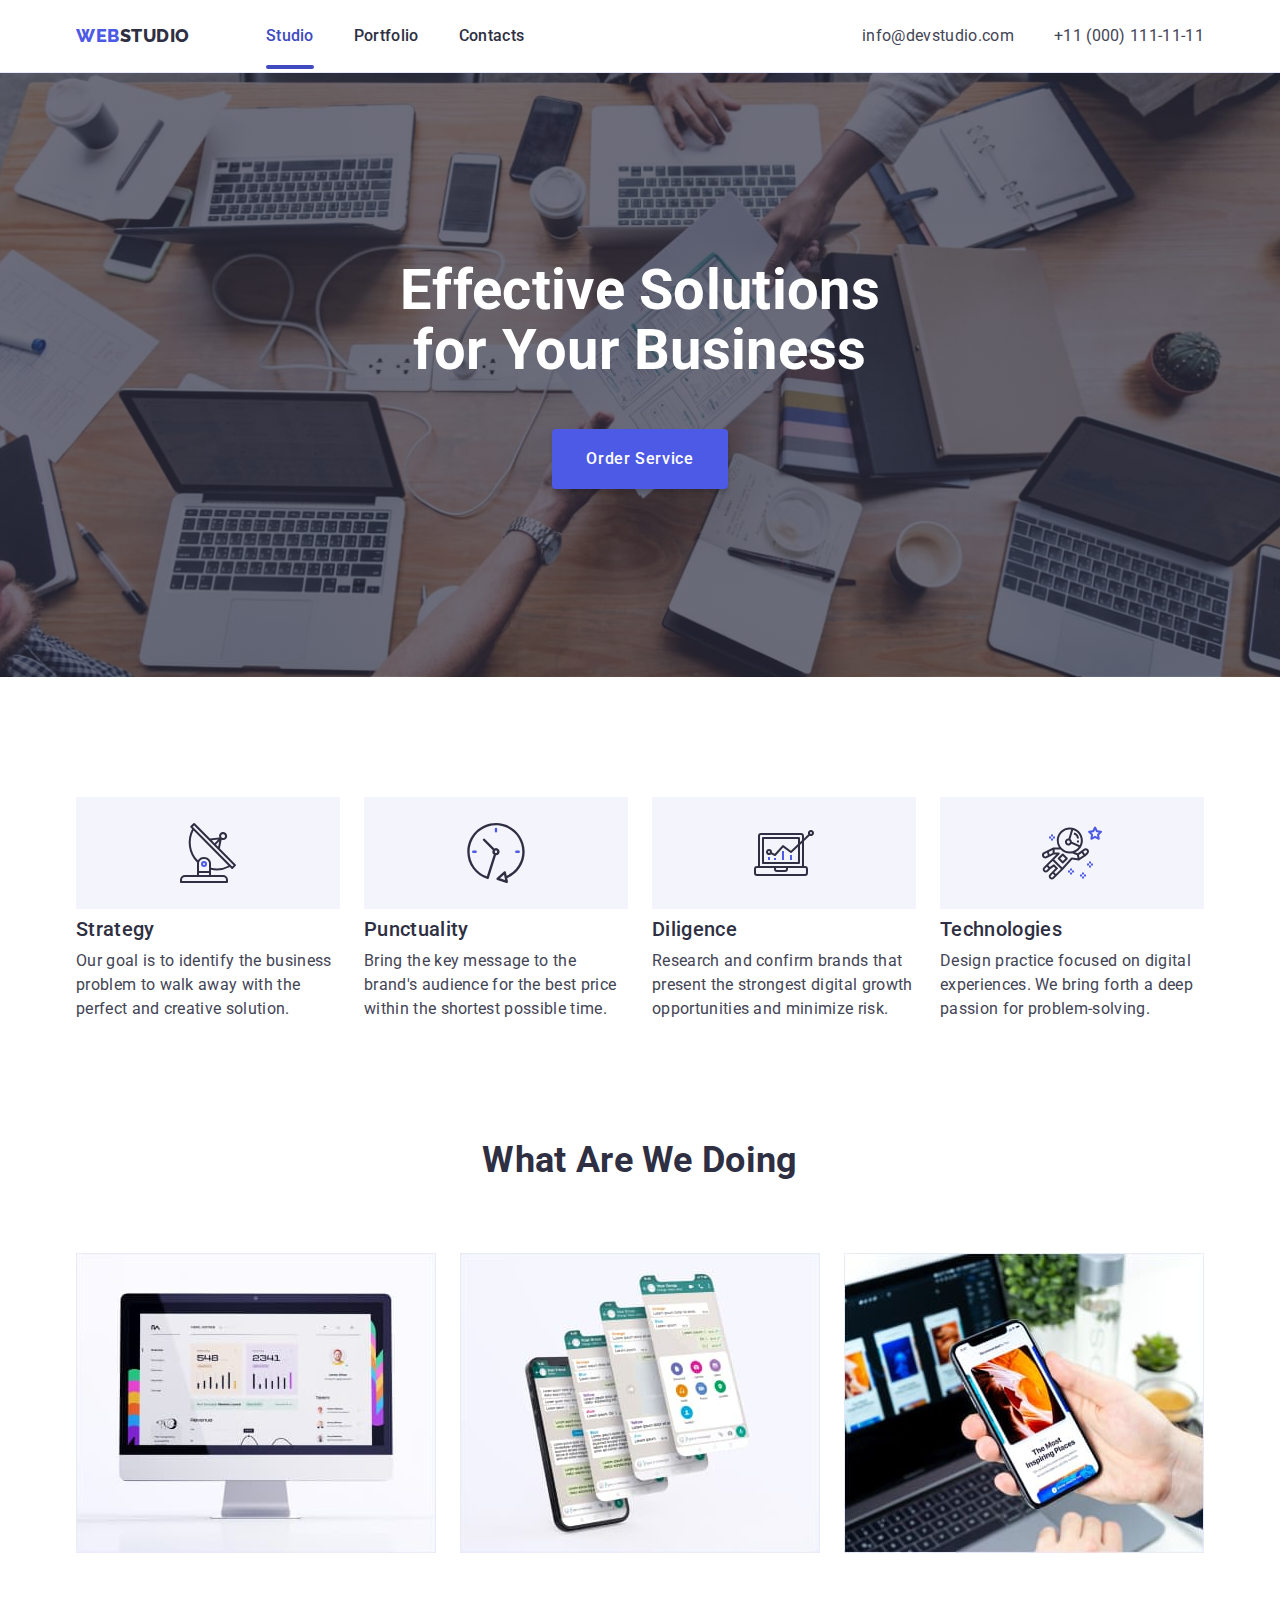
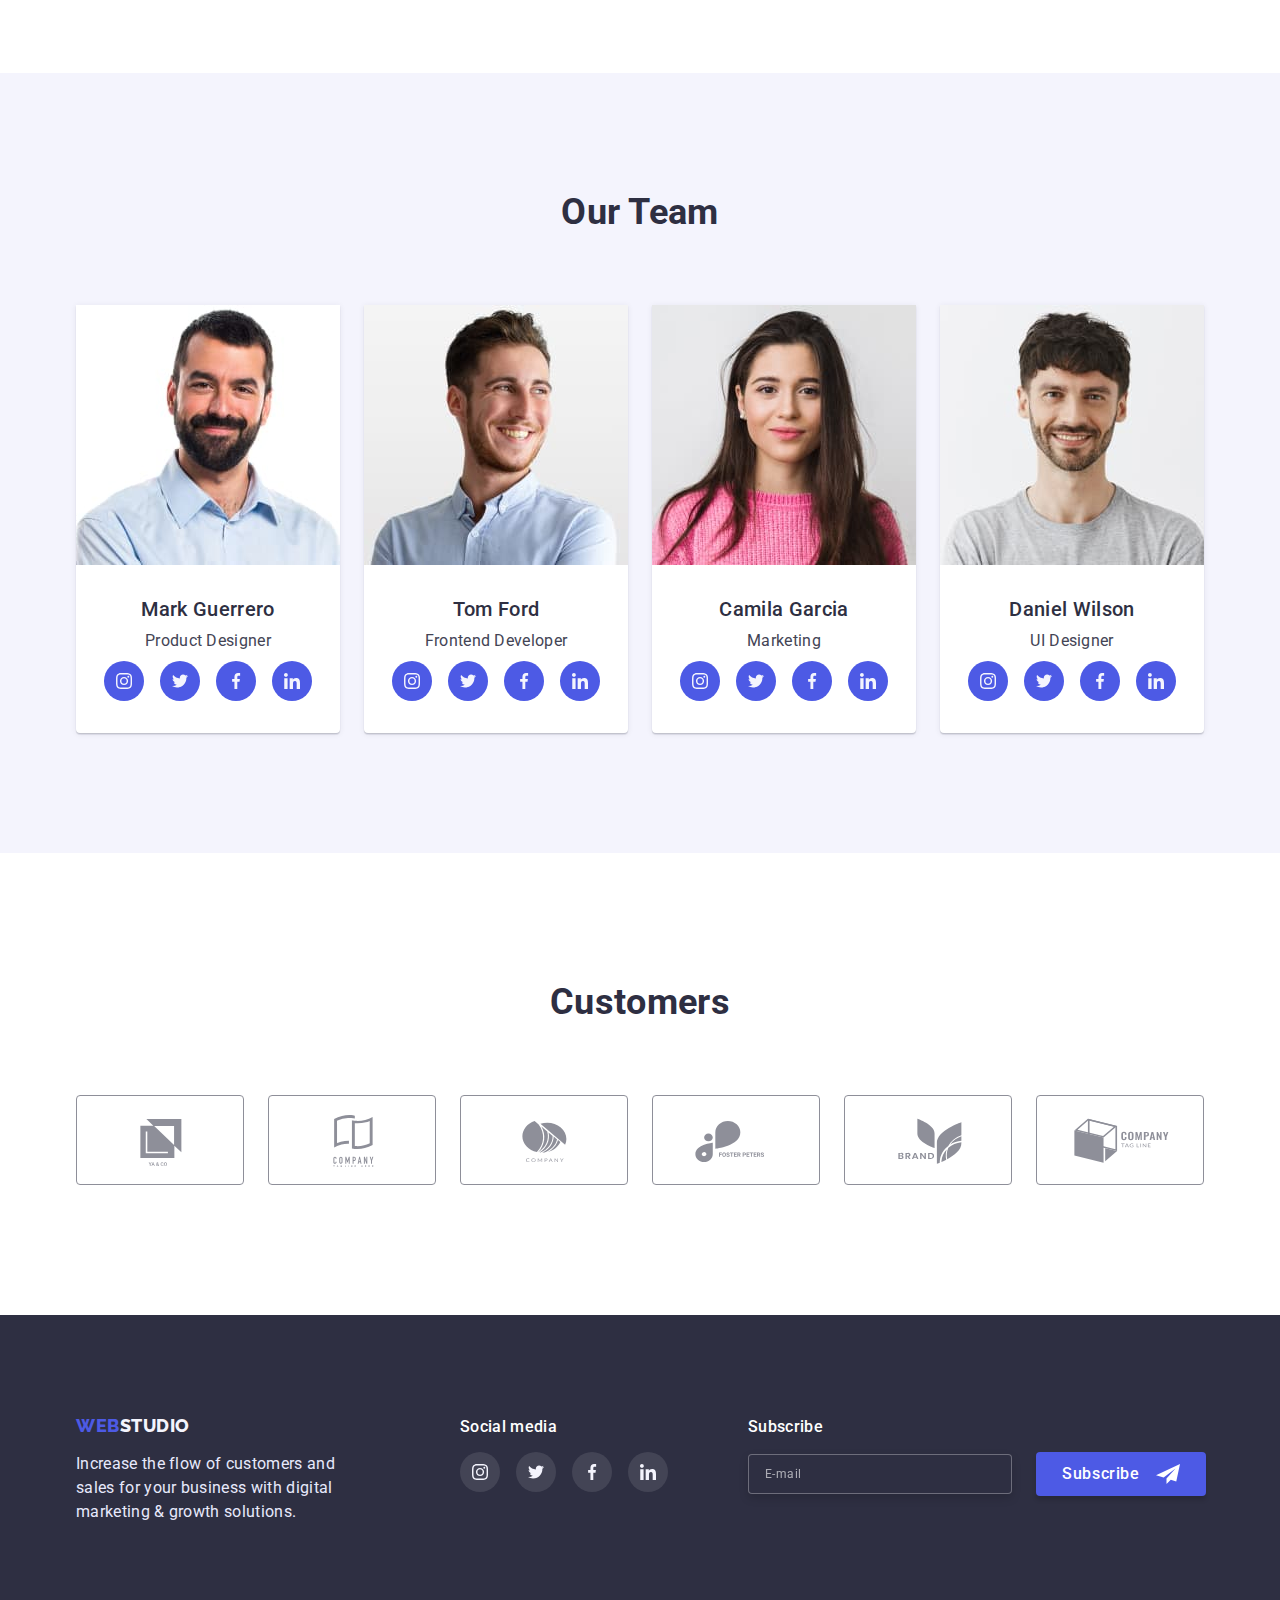
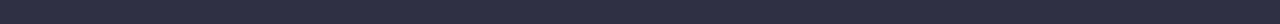
<file: index.html>
<!DOCTYPE html>
<html lang="en">
  <head>
    <meta charset="UTF-8" />
    <meta http-equiv="X-UA-Compatible" content="IE=edge" />
    <meta name="viewport" content="width=device-width, initial-scale=1.0" />
    <title>Web studio</title>
    <link rel="preconnect" href="https://fonts.googleapis.com" />
    <link rel="preconnect" href="https://fonts.gstatic.com" crossorigin />
    <link
      href="https://fonts.googleapis.com/css2?family=Raleway:wght@800&family=Roboto:wght@400;500;700;900&display=swap"
      rel="stylesheet"
    />
    <link
      href="https://cdn.jsdelivr.net/npm/modern-normalize@1.1.0/modern-normalize.min.css"
      rel="stylesheet"
    />
    <link rel="stylesheet" href="./css/styles.css" />
  </head>
  <body>
    <!--Header section-->
    <header class="header">
      <div class="container header-container">
        <nav class="header-nav header-container">
          <a
            class="icon-link icon-header link header-paddings"
            href="./index.html"
            ><span class="icon-link-web">Web</span>studio</a
          >
          <ul class="header-list list header-container">
            <li class="header-item">
              <a
                class="menu-link link header-paddings menu-link-selected"
                href="./index.html"
                >Studio</a
              >
            </li>
            <li class="header-item">
              <a class="menu-link link header-paddings" href="./portfolio.html"
                >Portfolio</a
              >
            </li>
            <li class="header-item">
              <a class="menu-link link header-paddings" href="#team-section"
                >Contacts</a
              >
            </li>
          </ul>
        </nav>
        <address class="header-address">
          <ul class="header-list list header-container">
            <li class="header-item">
              <a
                class="contact-link link header-paddings"
                href="mailto:info@devstudio.com"
                >info@devstudio.com</a
              >
            </li>
            <li class="header-item">
              <a
                class="contact-link link header-paddings"
                href="tel:+11(000)111-11-11"
                >+11 (000) 111-11-11</a
              >
            </li>
          </ul>
        </address>
      </div>
    </header>
    <main>
      <!--Hero section-->
      <section class="hero-section">
        <div class="container">
          <h1 class="hero-header">Effective Solutions for Your Business</h1>
          <button class="hero-btn" type="button" data-modal-open>
            Order Service
          </button>
        </div>
      </section>

      <!--Section 1-->
      <section class="section1 sections-padding">
        <div class="container">
          <h2 class="section1-header visually-hidden">Section1</h2>
          <ul class="section1-list list sections-list">
            <li class="section1-item">
              <div class="section1-icon-div">
                <svg class="section1-icons" width="60" height="64">
                  <use href="./image/icons.svg#icon-antenna"></use>
                </svg>
              </div>
              <h3 class="section-subtitle">Strategy</h3>
              <p class="main-text">
                Our goal is to identify the business problem to walk away with
                the perfect and creative solution.
              </p>
            </li>
            <li class="section1-item">
              <div class="section1-icon-div">
                <svg class="section1-icons" width="60" height="64">
                  <use href="./image/icons.svg#icon-clock"></use>
                </svg>
              </div>
              <h3 class="section-subtitle">Punctuality</h3>
              <p class="main-text">
                Bring the key message to the brand's audience for the best price
                within the shortest possible time.
              </p>
            </li>
            <li class="section1-item">
              <div class="section1-icon-div">
                <svg class="section1-icons" width="60" height="64">
                  <use href="./image/icons.svg#icon-diagram"></use>
                </svg>
              </div>
              <h3 class="section-subtitle">Diligence</h3>
              <p class="main-text">
                Research and confirm brands that present the strongest digital
                growth opportunities and minimize risk.
              </p>
            </li>
            <li class="section1-item">
              <div class="section1-icon-div">
                <svg class="section1-icons" width="60" height="64">
                  <use href="./image/icons.svg#icon-astronaut"></use>
                </svg>
              </div>
              <h3 class="section-subtitle">Technologies</h3>
              <p class="main-text">
                Design practice focused on digital experiences. We bring forth a
                deep passion for problem-solving.
              </p>
            </li>
          </ul>
        </div>
      </section>

      <!--Section 2-->
      <section class="section2 sections-padding">
        <div class="container">
          <h2 class="secondary-header">What are we doing</h2>
          <ul class="section2-list list sections-list">
            <li class="section2-item">
              <img
                class="section2-image"
                src="./image/section2/computer.jpg"
                alt="A computer with opened application"
                width="360"
                height="300"
              />
            </li>
            <li class="section2-item">
              <img
                class="section2-image"
                src="./image/section2/phone-messenger.jpg"
                alt="A phone with opened messenger"
                width="360"
                height="300"
              />
            </li>
            <li class="section2-item">
              <img
                class="section2-image"
                src="./image/section2/phone-app.jpg"
                alt="A phone with opened website"
                width="360"
                height="300"
              />
            </li>
          </ul>
        </div>
      </section>

      <!--Section 3-->
      <section class="section3 sections-padding" id="team-section">
        <div class="container">
          <h2 class="secondary-header">Our Team</h2>
          <ul class="section3-list list sections-list">
            <li class="section3-item">
              <img
                class="section3-image"
                src="./image/section3/markguerrero.jpg"
                alt="Mark Guerrero's photo"
                width="264"
                height="260"
              />
              <div class="text-about-team">
                <h3 class="section-subtitle">Mark Guerrero</h3>
                <p class="main-text section3-text-margin">Product Designer</p>
                <ul class="socials-links-list sections-list list">
                  <li class="socials-links-item">
                    <a
                      href="https://instagram.com"
                      rel="noopener noreferrer"
                      class="socials-links"
                    >
                      <svg class="socials-icon" width="16" height="16">
                        <use href="./image/icons.svg#icon-instagram"></use>
                      </svg>
                    </a>
                  </li>
                  <li class="socials-links-item">
                    <a
                      href="https://twitter.com"
                      rel="noopener noreferrer"
                      class="socials-links"
                    >
                      <svg class="socials-icon" width="16" height="16">
                        <use href="./image/icons.svg#icon-twitter"></use>
                      </svg>
                    </a>
                  </li>
                  <li class="socials-links-item">
                    <a
                      href="https://facebook.com"
                      rel="noopener noreferrer"
                      class="socials-links"
                    >
                      <svg class="socials-icon" width="16" height="16">
                        <use href="./image/icons.svg#icon-facebook"></use>
                      </svg>
                    </a>
                  </li>
                  <li class="socials-links-item">
                    <a
                      href="https://linkedin.com"
                      rel="noopener noreferrer"
                      class="socials-links"
                    >
                      <svg class="socials-icon" width="16" height="16">
                        <use href="./image/icons.svg#icon-linkedin"></use>
                      </svg>
                    </a>
                  </li>
                </ul>
              </div>
            </li>
            <li class="section3-item">
              <img
                class="section3-image"
                src="./image/section3/tomford.jpg"
                alt="Tom Ford's photo"
                width="264"
                height="260"
              />
              <div class="text-about-team">
                <h3 class="section-subtitle">Tom Ford</h3>
                <p class="main-text section3-text-margin">Frontend Developer</p>
                <ul class="socials-links-list sections-list list">
                  <li class="socials-links-item">
                    <a
                      href="https://instagram.com"
                      rel="noopener noreferrer"
                      class="socials-links"
                    >
                      <svg class="socials-icon" width="16" height="16">
                        <use href="./image/icons.svg#icon-instagram"></use>
                      </svg>
                    </a>
                  </li>
                  <li class="socials-links-item">
                    <a
                      href="https://twitter.com"
                      rel="noopener noreferrer"
                      class="socials-links"
                    >
                      <svg class="socials-icon" width="16" height="16">
                        <use href="./image/icons.svg#icon-twitter"></use>
                      </svg>
                    </a>
                  </li>
                  <li class="socials-links-item">
                    <a
                      href="https://facebook.com"
                      rel="noopener noreferrer"
                      class="socials-links"
                    >
                      <svg class="socials-icon" width="16" height="16">
                        <use href="./image/icons.svg#icon-facebook"></use>
                      </svg>
                    </a>
                  </li>
                  <li class="socials-links-item">
                    <a
                      href="https://linkedin.com"
                      rel="noopener noreferrer"
                      class="socials-links"
                    >
                      <svg class="socials-icon" width="16" height="16">
                        <use href="./image/icons.svg#icon-linkedin"></use>
                      </svg>
                    </a>
                  </li>
                </ul>
              </div>
            </li>
            <li class="section3-item">
              <img
                class="section3-image"
                src="./image/section3/camilagarcia.jpg"
                alt="Camila Garcia's photo"
                width="264"
                height="260"
              />
              <div class="text-about-team">
                <h3 class="section-subtitle">Camila Garcia</h3>
                <p class="main-text section3-text-margin">Marketing</p>
                <ul class="socials-links-list sections-list list">
                  <li class="socials-links-item">
                    <a
                      href="https://instagram.com"
                      rel="noopener noreferrer"
                      class="socials-links"
                    >
                      <svg class="socials-icon" width="16" height="16">
                        <use href="./image/icons.svg#icon-instagram"></use>
                      </svg>
                    </a>
                  </li>
                  <li class="socials-links-item">
                    <a
                      href="https://twitter.com"
                      rel="noopener noreferrer"
                      class="socials-links"
                    >
                      <svg class="socials-icon" width="16" height="16">
                        <use href="./image/icons.svg#icon-twitter"></use>
                      </svg>
                    </a>
                  </li>
                  <li class="socials-links-item">
                    <a
                      href="https://facebook.com"
                      rel="noopener noreferrer"
                      class="socials-links"
                    >
                      <svg class="socials-icon" width="16" height="16">
                        <use href="./image/icons.svg#icon-facebook"></use>
                      </svg>
                    </a>
                  </li>
                  <li class="socials-links-item">
                    <a
                      href="https://linkedin.com"
                      rel="noopener noreferrer"
                      class="socials-links"
                    >
                      <svg class="socials-icon" width="16" height="16">
                        <use href="./image/icons.svg#icon-linkedin"></use>
                      </svg>
                    </a>
                  </li>
                </ul>
              </div>
            </li>
            <li class="section3-item">
              <img
                class="section3-image"
                src="./image/section3/danielwilson.jpg"
                alt="Daniel Wilson's photo"
                width="264"
                height="260"
              />
              <div class="text-about-team">
                <h3 class="section-subtitle">Daniel Wilson</h3>
                <p class="main-text section3-text-margin">UI Designer</p>
                <ul class="socials-links-list sections-list list">
                  <li class="socials-links-item">
                    <a
                      href="https://instagram.com"
                      rel="noopener noreferrer"
                      class="socials-links"
                    >
                      <svg class="socials-icon" width="16" height="16">
                        <use href="./image/icons.svg#icon-instagram"></use>
                      </svg>
                    </a>
                  </li>
                  <li class="socials-links-item">
                    <a
                      href="https://twitter.com"
                      rel="noopener noreferrer"
                      class="socials-links"
                    >
                      <svg class="socials-icon" width="16" height="16">
                        <use href="./image/icons.svg#icon-twitter"></use>
                      </svg>
                    </a>
                  </li>
                  <li class="socials-links-item">
                    <a
                      href="https://facebook.com"
                      rel="noopener noreferrer"
                      class="socials-links"
                    >
                      <svg class="socials-icon" width="16" height="16">
                        <use href="./image/icons.svg#icon-facebook"></use>
                      </svg>
                    </a>
                  </li>
                  <li class="socials-links-item">
                    <a
                      href="https://linkedin.com"
                      rel="noopener noreferrer"
                      class="socials-links"
                    >
                      <svg class="socials-icon" width="16" height="16">
                        <use href="./image/icons.svg#icon-linkedin"></use>
                      </svg>
                    </a>
                  </li>
                </ul>
              </div>
            </li>
          </ul>
        </div>
      </section>

      <!--Section 4-->
      <section class="section4">
        <div class="container">
          <h2 class="secondary-header">Customers</h2>
          <ul class="section4-list list sections-list">
            <li class="section4-item">
              <a href="" class="section4-icons-link">
                <svg class="section4-icons" width="104" height="56">
                  <use href="./image/icons.svg#icon-logo_yaco"></use>
                </svg>
              </a>
            </li>
            <li class="section4-item">
              <a href="" class="section4-icons-link">
                <svg class="section4-icons" width="104" height="56">
                  <use href="./image/icons.svg#icon-logo_tagline"></use>
                </svg>
              </a>
            </li>
            <li class="section4-item">
              <a href="" class="section4-icons-link">
                <svg class="section4-icons" width="104" height="56">
                  <use href="./image/icons.svg#icon-logo_company"></use>
                </svg>
              </a>
            </li>
            <li class="section4-item">
              <a href="" class="section4-icons-link">
                <svg class="section4-icons" width="104" height="56">
                  <use href="./image/icons.svg#icon-logo_foster_peters"></use>
                </svg>
              </a>
            </li>
            <li class="section4-item">
              <a href="" class="section4-icons-link">
                <svg class="section4-icons" width="104" height="56">
                  <use href="./image/icons.svg#icon-logo_brand"></use>
                </svg>
              </a>
            </li>
            <li class="section4-item">
              <a href="" class="section4-icons-link">
                <svg class="section4-icons" width="104" height="56">
                  <use href="./image/icons.svg#icon-logo_tag_line"></use>
                </svg>
              </a>
            </li>
          </ul>
        </div>
      </section>
    </main>

    <!--Footer-->
    <footer class="footer">
      <div class="container footer-container">
        <div class="footer-left-side">
          <a class="icon-link icon-link-footer link" href="./index.html"
            ><span class="icon-link-web">Web</span>studio</a
          >
          <p class="main-text footer-text">
            Increase the flow of customers and sales for your business with
            digital marketing & growth solutions.
          </p>
        </div>
        <div class="footer-middle-side">
          <h2 class="section-subtitle footer-header">Social media</h2>
          <ul class="socials-links-list sections-list list">
            <li class="socials-links-item">
              <a href="" class="socials-links socials-links-footer">
                <svg class="socials-icon" width="16" height="16">
                  <use href="./image/icons.svg#icon-instagram"></use>
                </svg>
              </a>
            </li>
            <li class="socials-links-item">
              <a href="" class="socials-links socials-links-footer">
                <svg class="socials-icon" width="16" height="16">
                  <use href="./image/icons.svg#icon-twitter"></use>
                </svg>
              </a>
            </li>
            <li class="socials-links-item">
              <a href="" class="socials-links socials-links-footer">
                <svg class="socials-icon" width="16" height="16">
                  <use href="./image/icons.svg#icon-facebook"></use>
                </svg>
              </a>
            </li>
            <li class="socials-links-item">
              <a href="" class="socials-links socials-links-footer">
                <svg class="socials-icon" width="16" height="16">
                  <use href="./image/icons.svg#icon-linkedin"></use>
                </svg>
              </a>
            </li>
          </ul>
        </div>
        <div class="footer-right-side">
          <h2 class="section-subtitle footer-header">Subscribe</h2>
          <form class="footer-subscribe" name="footer-form">
            <label class="footer-label">
              <input
                class="footer-input"
                type="email"
                name="footer-subscription"
                placeholder="E-mail"
                required
              />
            </label>

            <button class="footer-btn hero-btn" type="submit">
              <span class="footer-subs-text">Subscribe</span>
              <svg class="footer-subs-icon" width="24" height="24">
                <use href="./image/icons.svg#footer-subs"></use>
              </svg>
            </button>
          </form>
        </div>
      </div>
    </footer>

    <!-- Modal window -->
    <div class="backdrop is-hidden" data-modal>
      <div class="modal">
        <button class="modal-btn" type="button" data-modal-close>
          <svg class="modal-icon" width="8" height="8">
            <use href="./image/icons.svg#close"></use>
          </svg>
        </button>
        <strong class="modal-title main-text"
          >Leave your contacts and we will call you back</strong
        >
        <form class="modal-form" name="modal_form">
          <label class="modal-form-label" for="user_sign">Name</label>
          <div class="modal-form-group">
            <input
              class="modal-form-field"
              type="text"
              name="user_name"
              id="user_sign"
              required
              minlength="2"
            />
            <svg class="modal-form-icon" width="18" height="18">
              <use href="./image/icons.svg#modal-person"></use>
            </svg>
          </div>

          <label class="modal-form-label" for="user_telephone">Phone</label>
          <div class="modal-form-group">
            <input
              class="modal-form-field"
              name="user_tel"
              type="tel"
              id="user_telephone"
              required
            />
            <svg class="modal-form-icon" width="18" height="24">
              <use href="./image/icons.svg#modal-phone"></use>
            </svg>
          </div>

          <label class="modal-form-label" for="user_email">Email</label>
          <div class="modal-form-group">
            <input
              class="modal-form-field"
              name="user_email"
              type="email"
              id="user_email"
              required
            />
            <svg class="modal-form-icon" width="18" height="24">
              <use href="./image/icons.svg#modal-email"></use>
            </svg>
          </div>

          <label class="modal-form-label" for="user_comment">Comment</label>
          <textarea
            class="modal-form-comment"
            name="user_comment"
            id="user_comment"
            placeholder="Text input"
          ></textarea>

          <label class="modal-form-agreement" for="user_agreement">
            <input
              class="modal-form-checkbox visually-hidden"
              type="checkbox"
              name="user_agreement"
              id="user_agreement"
              required
            />
            <svg class="custom-checkbox" width="18" height="18">
              <use
                class="custom-checkbox-frame"
                href="./image/icons.svg#checkbox-frame"
              ></use>
              <use
                class="custom-checkbox-check"
                href="./image/icons.svg#checkbox-checked"
              ></use>
            </svg>
            <span class="modal-form-desc">
              I accept the terms and conditions of the
              <a class="modal-form-link" href="" target="_blank"
                >Privacy Policy</a
              >
            </span>
          </label>

          <button class="modal-form-btn hero-btn" type="submit">Send</button>
        </form>
      </div>
    </div>

    <script src="./js/modal.js"></script>
  </body>
</html>
</file>
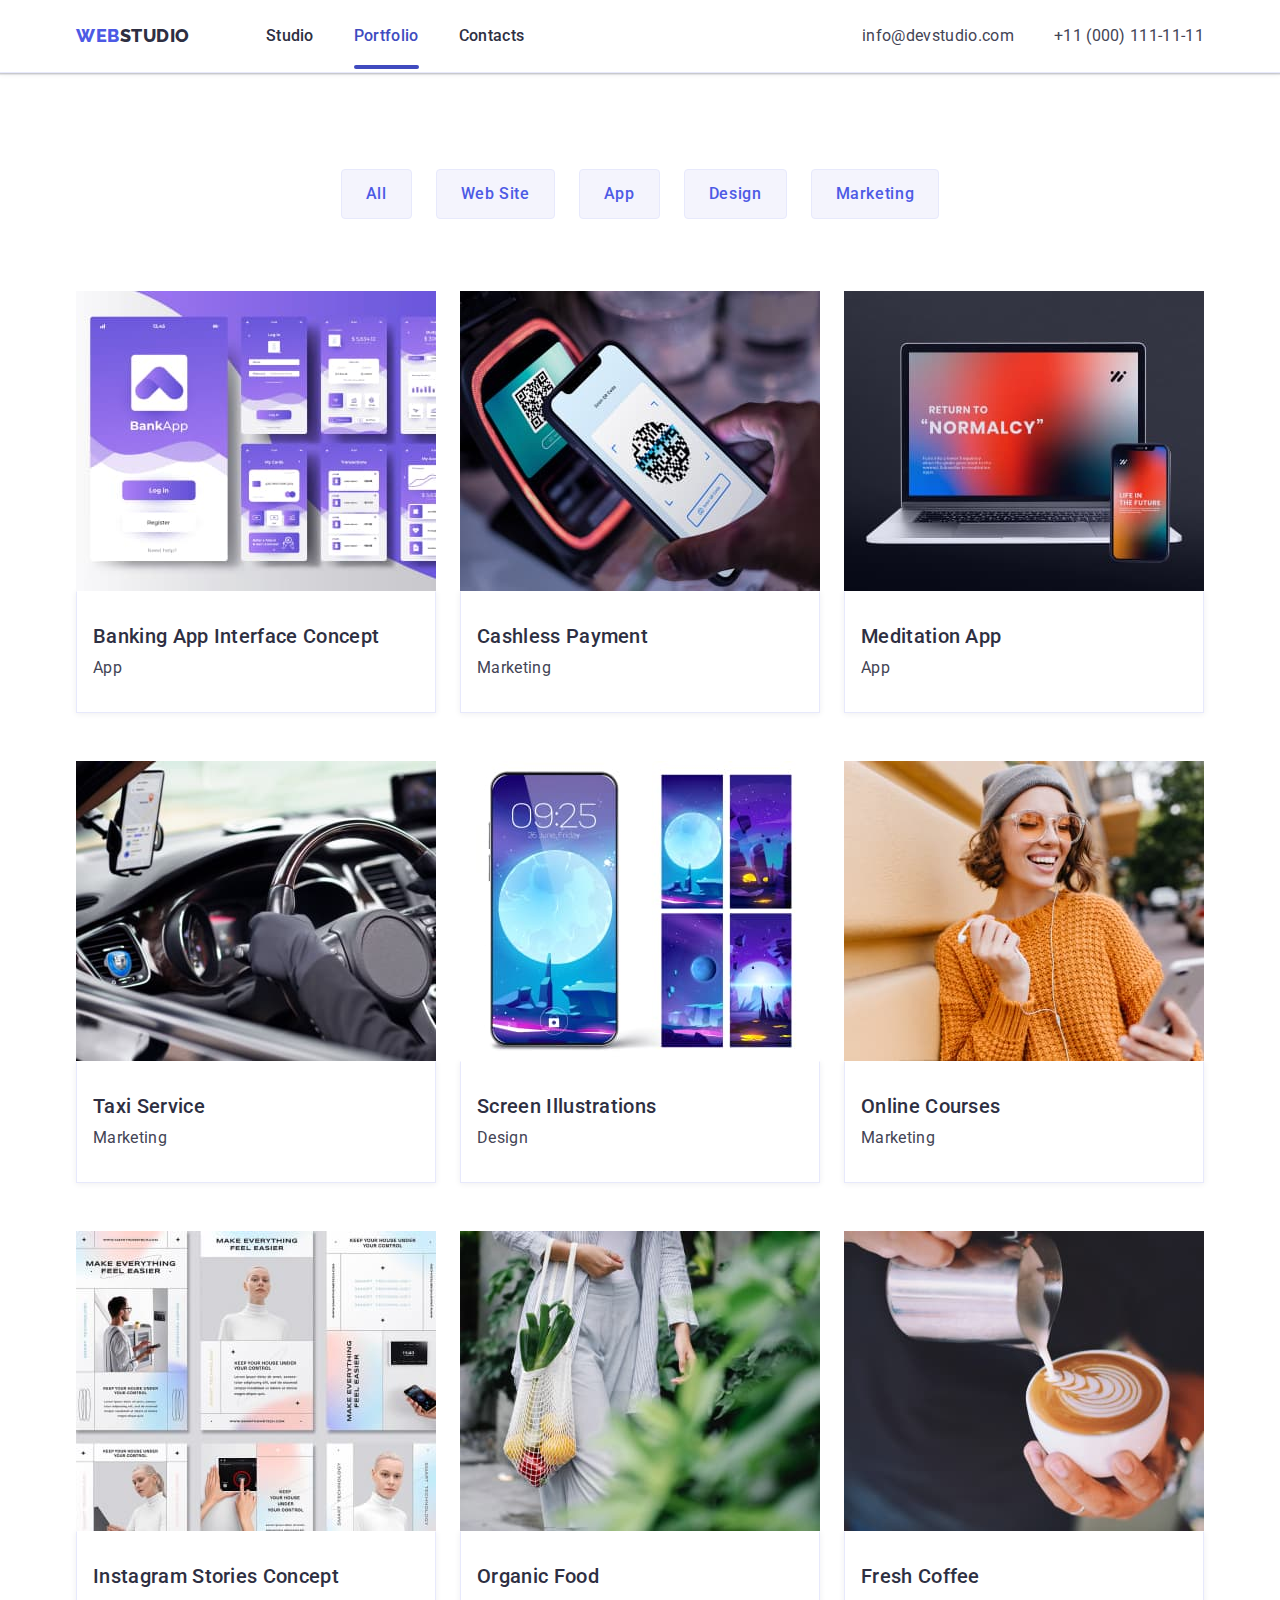
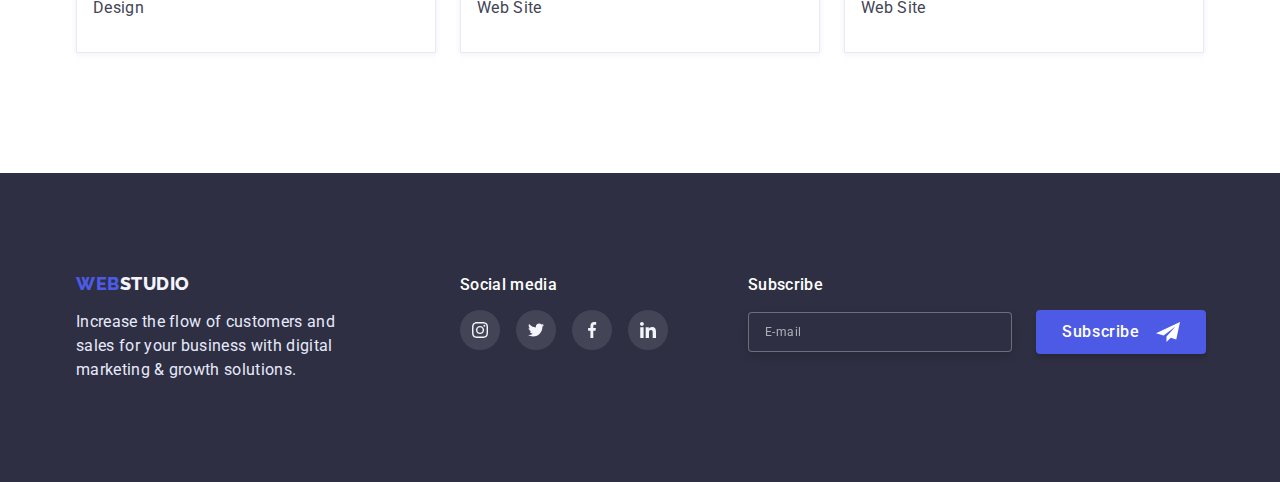
<file: portfolio.html>
<!DOCTYPE html>
<html lang="en">
  <head>
    <meta charset="UTF-8" />
    <meta http-equiv="X-UA-Compatible" content="IE=edge" />
    <meta name="viewport" content="width=device-width, initial-scale=1.0" />
    <title>Web studio</title>
    <link rel="preconnect" href="https://fonts.googleapis.com" />
    <link rel="preconnect" href="https://fonts.gstatic.com" crossorigin />
    <link
      href="https://fonts.googleapis.com/css2?family=Raleway:wght@800&family=Roboto:wght@400;500;700;900&display=swap"
      rel="stylesheet"
    />
    <link
      href="https://cdn.jsdelivr.net/npm/modern-normalize@1.1.0/modern-normalize.min.css"
      rel="stylesheet"
    />
    <link rel="stylesheet" href="./css/styles.css" />
  </head>
  <body>
    <!--Header section-->
    <header class="header">
      <div class="container header-container">
        <nav class="header-nav header-container">
          <a
            class="icon-link icon-header link header-paddings"
            href="./index.html"
            ><span class="icon-link-web">Web</span>studio</a
          >
          <ul class="header-list list header-container">
            <li class="header-item">
              <a class="menu-link link header-paddings" href="./index.html"
                >Studio</a
              >
            </li>
            <li class="header-item">
              <a
                class="menu-link link menu-link-selected header-paddings"
                href="./portfolio.html"
                >Portfolio</a
              >
            </li>
            <li class="header-item">
              <a class="menu-link link header-paddings" href="./index.html"
                >Contacts</a
              >
            </li>
          </ul>
        </nav>
        <address class="header-address">
          <ul class="header-list list header-container">
            <li class="header-item">
              <a
                class="contact-link link header-paddings"
                href="mailto:info@devstudio.com"
                >info@devstudio.com</a
              >
            </li>
            <li class="header-item">
              <a
                class="contact-link link header-paddings"
                href="tel:+11(000)111-11-11"
                >+11 (000) 111-11-11</a
              >
            </li>
          </ul>
        </address>
      </div>
    </header>

    <!-- Main section -->
    <main class="main-section">
      <section class="section">
        <div class="container">
          <h1 class="main-header visually-hidden">Portfolio page</h1>
          <ul class="btn-list sections-list list">
            <li class="btn-item">
              <button class="btn-button" type="button">All</button>
            </li>
            <li class="btn-item">
              <button class="btn-button" type="button">Web Site</button>
            </li>
            <li class="btn-item">
              <button class="btn-button" type="button">App</button>
            </li>
            <li class="btn-item">
              <button class="btn-button" type="button">Design</button>
            </li>
            <li class="btn-item">
              <button class="btn-button" type="button">Marketing</button>
            </li>
          </ul>
          <ul class="cards-list sections-list list">
            <li class="cards-item">
              <a href="" class="cards-link link">
                <div class="cards-appear">
                  <img
                    class="cards-img"
                    src="./image/portfolio/banking-app.jpg"
                    alt="Photo of Banking App"
                    width="360"
                    height="300"
                  />
                  <p class="text-appear main-text">
                    14 Stylish and User-Friendly App Design Concepts · Task
                    Manager App · Calorie Tracker App · Exotic Fruit Ecommerce
                    App · Cloud Storage App
                  </p>
                </div>
                <div class="text-under-img">
                  <h2 class="section-subtitle">
                    Banking App Interface Concept
                  </h2>
                  <p class="main-text">App</p>
                </div>
              </a>
            </li>
            <li class="cards-item">
              <a href="" class="cards-link link">
                <div class="cards-appear">
                  <img
                    class="cards-img"
                    src="./image/portfolio/payment.jpg"
                    alt="Photo of Cashless Payment"
                    width="360"
                    height="300"
                  />
                  <p class="text-appear main-text">
                    14 Stylish and User-Friendly App Design Concepts · Task
                    Manager App · Calorie Tracker App · Exotic Fruit Ecommerce
                    App · Cloud Storage App
                  </p>
                </div>
                <div class="text-under-img">
                  <h2 class="section-subtitle">Cashless Payment</h2>
                  <p class="main-text">Marketing</p>
                </div>
              </a>
            </li>
            <li class="cards-item">
              <a href="" class="cards-link link">
                <div class="cards-appear">
                  <img
                    class="cards-img"
                    src="./image/portfolio/meditation.jpg"
                    alt="Photo of Meditation App"
                    width="360"
                    height="300"
                  />
                  <p class="text-appear main-text">
                    14 Stylish and User-Friendly App Design Concepts · Task
                    Manager App · Calorie Tracker App · Exotic Fruit Ecommerce
                    App · Cloud Storage App
                  </p>
                </div>
                <div class="text-under-img">
                  <h2 class="section-subtitle">Meditation App</h2>
                  <p class="main-text">App</p>
                </div>
              </a>
            </li>
            <li class="cards-item">
              <a href="" class="cards-link link">
                <div class="cards-appear">
                  <img
                    class="cards-img"
                    src="./image/portfolio/taxi.jpg"
                    alt="Photo of Taxi Service"
                    width="360"
                    height="300"
                  />
                  <p class="text-appear main-text">
                    14 Stylish and User-Friendly App Design Concepts · Task
                    Manager App · Calorie Tracker App · Exotic Fruit Ecommerce
                    App · Cloud Storage App
                  </p>
                </div>
                <div class="text-under-img">
                  <h2 class="section-subtitle">Taxi Service</h2>
                  <p class="main-text">Marketing</p>
                </div>
              </a>
            </li>
            <li class="cards-item">
              <a href="" class="cards-link link">
                <div class="cards-appear">
                  <img
                    class="cards-img"
                    src="./image/portfolio/illustration.jpg"
                    alt="Screen illustrations"
                    width="360"
                    height="300"
                  />
                  <p class="text-appear main-text">
                    14 Stylish and User-Friendly App Design Concepts · Task
                    Manager App · Calorie Tracker App · Exotic Fruit Ecommerce
                    App · Cloud Storage App
                  </p>
                </div>
                <div class="text-under-img">
                  <h2 class="section-subtitle">Screen Illustrations</h2>
                  <p class="main-text">Design</p>
                </div>
              </a>
            </li>
            <li class="cards-item">
              <a href="" class="cards-link link">
                <div class="cards-appear">
                  <img
                    class="cards-img"
                    src="./image/portfolio/courses.jpg"
                    alt="Photo of Online Courses"
                    width="360"
                    height="300"
                  />
                  <p class="text-appear main-text">
                    14 Stylish and User-Friendly App Design Concepts · Task
                    Manager App · Calorie Tracker App · Exotic Fruit Ecommerce
                    App · Cloud Storage App
                  </p>
                </div>
                <div class="text-under-img">
                  <h2 class="section-subtitle">Online Courses</h2>
                  <p class="main-text">Marketing</p>
                </div>
              </a>
            </li>
            <li class="cards-item">
              <a href="" class="cards-link link">
                <div class="cards-appear">
                  <img
                    class="cards-img"
                    src="./image/portfolio/stories.jpg"
                    alt="Instagram Stories"
                    width="360"
                    height="300"
                  />
                  <p class="text-appear main-text">
                    14 Stylish and User-Friendly App Design Concepts · Task
                    Manager App · Calorie Tracker App · Exotic Fruit Ecommerce
                    App · Cloud Storage App
                  </p>
                </div>
                <div class="text-under-img">
                  <h2 class="section-subtitle">Instagram Stories Concept</h2>
                  <p class="main-text">Design</p>
                </div>
              </a>
            </li>
            <li class="cards-item">
              <a href="" class="cards-link link">
                <div class="cards-appear">
                  <img
                    class="cards-img"
                    src="./image/portfolio/food.jpg"
                    alt="Photo of organic food"
                    width="360"
                    height="300"
                  />
                  <p class="text-appear main-text">
                    14 Stylish and User-Friendly App Design Concepts · Task
                    Manager App · Calorie Tracker App · Exotic Fruit Ecommerce
                    App · Cloud Storage App
                  </p>
                </div>
                <div class="text-under-img">
                  <h2 class="section-subtitle">Organic Food</h2>
                  <p class="main-text">Web Site</p>
                </div>
              </a>
            </li>
            <li class="cards-item">
              <a href="" class="cards-link link">
                <div class="cards-appear">
                  <img
                    class="cards-img"
                    src="./image/portfolio/coffee.jpg"
                    alt="Photo of fresh coffee"
                    width="360"
                    height="300"
                  />
                  <p class="text-appear main-text">
                    14 Stylish and User-Friendly App Design Concepts · Task
                    Manager App · Calorie Tracker App · Exotic Fruit Ecommerce
                    App · Cloud Storage App
                  </p>
                </div>
                <div class="text-under-img">
                  <h2 class="section-subtitle">Fresh Coffee</h2>
                  <p class="main-text">Web Site</p>
                </div>
              </a>
            </li>
          </ul>
        </div>
      </section>
    </main>

    <!--Footer-->
    <footer class="footer">
      <div class="container footer-container">
        <div class="footer-left-side">
          <a class="icon-link icon-link-footer link" href="./index.html"
            ><span class="icon-link-web">Web</span>studio</a
          >
          <p class="main-text footer-text">
            Increase the flow of customers and sales for your business with
            digital marketing & growth solutions.
          </p>
        </div>
        <div class="footer-middle-side">
          <h2 class="section-subtitle footer-header">Social media</h2>
          <ul class="socials-links-list sections-list list">
            <li class="socials-links-item">
              <a href="" class="socials-links socials-links-footer">
                <svg class="socials-icon" width="16" height="16">
                  <use href="./image/icons.svg#icon-instagram"></use>
                </svg>
              </a>
            </li>
            <li class="socials-links-item">
              <a href="" class="socials-links socials-links-footer">
                <svg class="socials-icon" width="16" height="16">
                  <use href="./image/icons.svg#icon-twitter"></use>
                </svg>
              </a>
            </li>
            <li class="socials-links-item">
              <a href="" class="socials-links socials-links-footer">
                <svg class="socials-icon" width="16" height="16">
                  <use href="./image/icons.svg#icon-facebook"></use>
                </svg>
              </a>
            </li>
            <li class="socials-links-item">
              <a href="" class="socials-links socials-links-footer">
                <svg class="socials-icon" width="16" height="16">
                  <use href="./image/icons.svg#icon-linkedin"></use>
                </svg>
              </a>
            </li>
          </ul>
        </div>
        <div class="footer-right-side">
          <h2 class="section-subtitle footer-header">Subscribe</h2>
          <form class="footer-subscribe" name="footer-form">
            <label class="footer-label">
              <input
                class="footer-input"
                type="email"
                name="footer-subscription"
                placeholder="E-mail"
                required
              />
            </label>

            <button class="footer-btn hero-btn" type="submit">
              <span class="footer-subs-text">Subscribe</span>
              <svg class="footer-subs-icon" width="24" height="24">
                <use href="./image/icons.svg#footer-subs"></use>
              </svg>
            </button>
          </form>
        </div>
      </div>
    </footer>
  </body>
</html>
</file>
<file: css/styles.css>
:root{
    --primary-font: 'Roboto', sans-serif;
    --secondary-font: 'Raleway', sans-serif;
    --letter-space: 0.02em;
    --primary-color: #2E2F42;
    --secondary-color: #434455;
    --primary-bg-color: #2E2F42;
    --secondary-bg-color: #F4F4FD;
    --accent-color: #404BBF;
    --btn-bg-color: #4D5AE5;
    --white-color: #FFFFFF;
    --black-color:#000000;
    --footer-text-color: #E7E9FC;
    --valid-fields: #31D0AA;
    --section4-icons-color: #8E8F99;
    --modal-bg-color: #FCFCFC;
    --black-modal-close: rgba(0, 0, 0, 0.1);
    --modal-form-desc: #757575;

    --trans-descrp: 250ms cubic-bezier(0.4, 0, 0.2, 1)
}

html {
    scroll-behavior: smooth;
}

body{
    font-family: var(--primary-font);
    color: var(--primary-color);
    letter-spacing: var(--letter-space);
}

.visually-hidden {
    position: absolute;
    width: 1px;
    height: 1px;
    margin: -1px;
    border: 0;
    padding: 0;

    white-space: nowrap;
    clip-path: inset(100%);
    clip: rect(0 0 0 0);
    overflow: hidden;
}

.list{
    list-style: none;
}

.link{
    text-decoration: none;
    color: var(--primary-color);
}

h1, h2, h3, h4, p {
    margin-top: 0;
    margin-bottom: 0;
}

ul {
    margin-top: 0;
    margin-bottom: 0;
    padding-left: 0;
}

img {
    display: block;
    max-width: 100%;
    height: auto;
}

.container {
    width: 1158px;
    padding-left: 15px;
    padding-right: 15px;

    margin-left: auto;
    margin-right: auto;
}

/* ----------------COMPONENTS-------------------- */
.icon-link {
    font-family: var(--secondary-font);
    font-weight: 800;
    font-size: 18px;
    line-height: 1.33;
    
    letter-spacing: 0.03em;
    text-transform: uppercase;
}

.icon-link-web{
    color: var(--btn-bg-color);
}

.secondary-header {
    font-size: 36px;
    line-height: 1.11;
    text-transform: capitalize;
    text-align: center;
    margin-bottom: 72px;
}

.section-subtitle {
    font-weight: 500;
    font-size: 20px;
    line-height: 1.2;
    margin-bottom: 8px;
}

.main-text {
    font-size: 16px;
    line-height: 1.5;
    color: var(--secondary-color);
}

.sections-list {
    display: flex;
    column-gap: 24px;
    row-gap: 48px;
    flex-wrap: wrap;
}

.sections-padding {
    padding-top: 120px;
    padding-bottom: 120px;
}

.menu-link-selected{
    position: relative;
    color: var(--accent-color);
}

.menu-link-selected::after {
    content: '';
    position: absolute;
    bottom: 0;   
    display: block;
    width: 100%;
    height: 4px;
    border-radius: 2px;
    
    background-color: var(--accent-color);
    
}
/* ----------------/COMPONENTS-------------------- */


/* -----------------HEADER-------------------- */
.header {
    border-bottom: 1px solid var(--footer-text-color);
    box-shadow: 0px 2px 1px rgba(46, 47, 66, 0.08), 0px 1px 1px rgba(46, 47, 66, 0.16), 0px 1px 6px rgba(46, 47, 66, 0.08);
}

.icon-header {
    margin-right: 76px;
    padding-top: 24px;
    padding-bottom: 24px;
}

.header-paddings {
    padding-top: 24px;
    padding-bottom: 24px;
}

.header-container {
    display: flex;
    align-items: center;
}

.header-item {
    font-weight: 500;
    font-size: 16px;
    line-height: 1.5;
}

.header-item:not(:last-child) {
    margin-right: 40px;
}

.menu-link, 
.contact-link {
    transition: color var(--trans-descrp);
}

.menu-link:hover,
.menu-link:focus,
.contact-link:hover,
.contact-link:focus{
    color: var(--accent-color);
}

.header-address {
    font-style: normal;
    margin-left: auto;
}

.contact-link{
    font-weight: 400;
    color: var(--secondary-color);
}
/* -----------------/HEADER-------------------- */


/* -----------------INDEX HERO SECTION-------------------- */
.hero-section {
    background-color: var(--primary-bg-color);
    padding-top: 188px;
    padding-bottom: 188px;
    max-width: 1440px;
    margin-left: auto;
    margin-right: auto;
    background-image: linear-gradient(rgba(46, 47, 66, 0.7), rgba(46, 47, 66, 0.7)), url(../image/hero/people-office.jpg);
    background-repeat: no-repeat;
    background-size: cover;
    background-position: center;
}

.hero-header {
    width: 494px;
    font-size: 56px;
    line-height: 1.07;
    color: var(--white-color);
    margin-left: auto;
    margin-right: auto;
    margin-bottom: 48px;
    text-align: center;
}

.hero-btn {
    display: block;
    font-family: var(--primary-font);
    font-weight: 500;
    font-size: 16px;
    line-height: 1.5;
    letter-spacing: 0.04em;
    padding-top: 16px;
    padding-bottom: 16px;
    padding-left: 32px;
    padding-right: 32px;
    margin-left: auto;
    margin-right: auto;
    color: var(--white-color);
    border-color: transparent;
    background: var(--btn-bg-color);
    box-shadow: 0px 4px 4px rgba(0, 0, 0, 0.15);
    border-radius: 4px;

    transition: background-color var(--trans-descrp);
}

.hero-btn:hover,
.hero-btn:focus{
    background-color: var(--accent-color);
    cursor: pointer;
}
/* -----------------/INDEX HERO SECTION-------------------- */


/* -----------------INDEX SECTION 1-------------------- */
.section1-item {
    flex-basis: calc((100% - 72px) / 4);
}

.section1-icon-div {
    width: 264px;
    height: 112px;
    display: flex;
    align-items: center;
    justify-content: center;
    background-color: var(--secondary-bg-color);
    margin-bottom: 8px;
}
/* -----------------/INDEX SECTION 1-------------------- */


/* -----------------INDEX SECTION 2-------------------- */
.section2 {
    padding-top: 0px;
}

.section2-item {
    flex-basis: calc((100% - 48px) / 3);
}
/* -----------------/INDEX SECTION 2-------------------- */


/* -----------------INDEX SECTION 3-------------------- */
.section3 {
    background: var(--secondary-bg-color);
}

.section3-item {
    width: calc((100% - 72px) / 4);
    background: var(--white-color);
    box-shadow: 0px 1px 6px rgba(46, 47, 66, 0.08), 0px 1px 1px rgba(46, 47, 66, 0.16), 0px 2px 1px rgba(46, 47, 66, 0.08);
    border-radius: 0px 0px 4px 4px;
}

.text-about-team {
    text-align: center;
    padding-top: 32px;
    padding-bottom: 32px;
}

.section3-text-margin {
    margin-bottom: 8px;
}

.socials-links-list {
    flex-wrap: nowrap;
    align-items: center;
    justify-content: center;
}

.socials-links{
    display: flex;
    align-items: center;
    justify-content: center;
    width: 40px;
    height: 40px;

    background-color: var(--btn-bg-color);
    border-radius: 50%;

    transition: background-color var(--trans-descrp);
}

.socials-links:hover,
.socials-links:focus {
    background-color: var(--accent-color);
    cursor: pointer;
}
/* -----------------/INDEX SECTION 3-------------------- */

/* -----------------INDEX SECTION 4-------------------- */
.section4 {
    padding-top: 130px;
    padding-bottom: 130px;
}

.section4-item {
    flex-basis: calc((100% - 120px) / 6);
}

.section4-icons-link {
    display: flex;
    align-items: center;
    justify-content: center;
    padding-top: 16px;
    padding-bottom: 16px;
    padding-left: 31px;
    padding-right: 31px;
    border: 1px solid var(--section4-icons-color);
    border-radius: 4px;

    transition: border-color var(--trans-descrp);
}

.section4-icons {
    fill: var(--section4-icons-color);

    transition: fill var(--trans-descrp);
}

.section4-icons-link:hover,
.section4-icons-link:focus {
    border-color: var(--accent-color);
}

.section4-icons-link:hover
.section4-icons {
    fill: var(--accent-color);
}

.section4-icons-link:focus 
.section4-icons {
    fill: var(--accent-color);
}

.footer-header {
    font-size: 16px;
    margin-bottom: 16px;
}
/* -----------------/INDEX SECTION 4-------------------- */

/* -----------------PORTFOLIO MAIN SECTION-------------------- */
.section {
    padding-top: 96px;
    padding-bottom: 120px;
}

.btn-list {
    margin-bottom: 72px;
}

.btn-item:first-child {
    margin-left: auto;
}

.btn-item:last-child {
    margin-right: auto;
}

.btn-button {
    font-family: var(--primary-font);
    font-weight: 500;
    font-size: 16px;
    line-height: 1.5;
    letter-spacing: 0.04em;
    color: var(--btn-bg-color);
    padding-top: 12px;
    padding-bottom: 12px;
    padding-left: 24px;
    padding-right: 24px;

    background: var(--secondary-bg-color);
    border: 1px solid var(--footer-text-color);
    border-radius: 4px;

    transition: color var(--trans-descrp), background-color var(--trans-descrp), box-shadow var(--trans-descrp);
}

.btn-button:hover,
.btn-button:focus {
    color: var(--white-color);
    background-color: var(--accent-color);
    cursor: pointer;
    box-shadow: 
    0px 3px 1px rgba(0, 0, 0, 0.1), 
    0px 2px 1px rgba(0, 0, 0, 0.08), 
    0px 2px 2px rgba(0, 0, 0, 0.12);
}

.cards-item {
    flex-basis: calc((100% - 48px) / 3);
}

.cards-link {
    display: block;
    transition: box-shadow var(--trans-descrp);
}

.cards-link:hover,
.cards-link:focus {
    box-shadow: 
    0px 1px 6px rgba(46, 47, 66, 0.08), 
    0px 1px 1px rgba(46, 47, 66, 0.16), 
    0px 2px 1px rgba(46, 47, 66, 0.08);
    cursor: pointer;
}

.cards-link:hover .text-appear,
.cards-link:focus .text-appear {
    transform: translate(0, 0);
}

.cards-img {
    position: static;
}
.cards-appear {
    position: relative;
    overflow: hidden;
}

.text-appear {
    position: absolute;
    top: 0;
    left: 0;
    width: 100%;
    height: 100%;
    overflow: auto;
    
    color: var(--secondary-bg-color);
    padding-left: 32px;
    padding-right: 32px;
    padding-top: 40px;
    background-color: var(--btn-bg-color);

    transform: translate(0%, 100%);
    transition: transform var(--trans-descrp);
    transition-delay: 150ms;
}

.text-under-img {
    padding-top: 32px;
    padding-bottom: 32px;
    padding-left: 16px;
    border: 1px solid var(--footer-text-color);
    border-top-color: transparent;
    box-shadow: 0px 1px 6px rgba(46, 47, 66, 0.08);
}
/* -----------------/PORTFOLIO MAIN SECTION-------------------- */


/* -----------------FOOTER-------------------- */
.footer {
    padding-top: 100px;
    padding-bottom: 100px;
    background-color: var(--primary-bg-color);
}

.footer-container {
    display: flex;
    align-items: baseline;
}

.icon-link-footer {
    color: var(--secondary-bg-color);
    line-height: 1.17;
}

.footer-text {
    margin-top: 16px;
    color: var(--footer-text-color);
    width: 264px;
}

.footer-left-side {
    margin-right: 120px;
}

.footer-middle-side {
    margin-right: 80px;
}

.footer-header {
    color: var(--white-color);
}

.socials-links-list {
    gap: 16px;
}

.socials-links-footer {
    background-color: rgba(255, 255, 255, 0.1);

    transition: background-color var(--trans-descrp);
}

.socials-links-footer:hover,
.socials-links-footer:focus {
    background-color: var(--valid-fields);
}

.footer-input {
    width: 264px;
    height: 40px;
    padding-left: 16px;
    background-color: var(--primary-bg-color);
    outline: none;
    border: 1px solid rgba(255, 255, 255, 0.3);
    filter: drop-shadow(0px 4px 4px rgba(0, 0, 0, 0.15));
    border-radius: 4px;

    color: var(--white-color);
    font-size: 12px;
    transition: border-color var(--trans-descrp);
}

.footer-input:focus {
    border-color: var(--btn-bg-color);
}

.footer-subscribe {
    position: relative;
    display: flex;
    gap: 24px;
    align-items: center;
}

.footer-input::placeholder {
    font-size: 12px;
    line-height: 2;
    letter-spacing: 0.04em;
    color: rgba(255, 255, 255, 0.6);
}

/* .footer-subs-icon {
    position: absolute;
    top: 0;
    left: 90%;
    transform: translateY(50%);
    cursor: pointer;
    transition: background-color var(--trans-descrp);
} */

.footer-subs-icon:hover+.footer-btn,
.footer-subs-icon:focus+.footer-btn {
    background-color: var(--accent-color);
    cursor: pointer;
}

.footer-btn {
    display: flex;
    align-items: center;
    padding-bottom: 8px;
    padding-top: 8px;
    padding-left: 24px;
    padding-right: 24px;
}

.footer-subs-text {
    margin-right: 16px;
}

/* -----------------/FOOTER-------------------- */

/* -----------------MODAL WINDOW-------------------- */
.backdrop {
    position: fixed;
    z-index: 1000;
    top: 0;
    left: 0;

    /* right: 0;
  bottom: 0; */

    width: 100%;
    height: 100%;

    background: rgba(46, 47, 66, 0.4);

    transition: opacity var(--trans-descrp), visibility var(--trans-descrp);
}

.backdrop.is-hidden {
    opacity: 0;
    visibility: hidden;
    pointer-events: none;

    transition-delay: 250ms;
}

.modal {
    position: absolute;
    top: calc(50%);
    left: calc(50%);
    transform: translate(-50%, -50%);

    width: 408px;
    min-height: 576px;
    padding-top: 72px;
    padding-right: 24px;
    padding-bottom: 24px;
    padding-left: 24px;
    background: var(--modal-bg-color);
    box-shadow: 0px 1px 1px rgba(0, 0, 0, 0.14), 0px 1px 3px rgba(0, 0, 0, 0.12), 0px 2px 1px rgba(0, 0, 0, 0.2);
    border-radius: 4px;

    transition: transform var(--trans-descrp), opacity var(--trans-descrp);
    transition-delay: 400ms;
}

.backdrop.is-hidden .modal {
    transform: translate(-50%, -70%);
    opacity: 0;
    transition-delay: 0s;
}

.modal-btn {
    position: absolute;
    top: 24px;
    right: 24px;

    display: flex;
    align-items: center;
    justify-content: center;
    width: 24px;
    height: 24px;
    padding: 0;
    border: 1px solid var(--black-modal-close);
    border-radius: 50%;
    background-color: var(--footer-text-color);
}

.modal-btn:hover,
.modal-btn:focus {
    background-color: var(--accent-color);
    cursor: pointer;
}

.modal-icon {
    fill: var(--black-color);
}

.modal-btn:hover .modal-icon,
.modal-btn:focus .modal-icon {
    fill: var(--white-color);
}

.modal-title {
    display: block;
    margin-bottom: 14px;
    text-align: center;
    color: var(--primary-color);
}

/* -----------------MODAL FORM-------------------- */

.modal-form-label {
    display: block;
    font-size: 12px;
    line-height: 1.33;
    letter-spacing: 0.04em;
    margin-bottom: 4px;
    color: var(--section4-icons-color);
}

.modal-form-group {
    position: relative;
    margin-bottom: 8px;
}

.modal-form-field {
    display: block;
    width: 100%;
    height: 40px;
    padding-left: 40px;
    padding-right: 40px;
    border-radius: 4px;
    border: 1px solid rgba(33, 33, 33, 0.2);
    transition: border-color var(--trans-descrp)
}

.modal-form-icon {
    position: absolute;
    top: 50%;
    left: 10px;
    transform: translateY(-50%);
    pointer-events: none;
    fill: var(--primary-color);
    transition: fill var(--trans-descrp);
}

.modal-form-field:focus+.modal-form-icon {
    fill: var(--btn-bg-color);
}

.modal-form-comment {
    display: block;
    width: 100%;
    height: 120px;
    padding: 8px 16px;
    margin-bottom: 16px;

    font-size: 15px;

    border: 1px solid rgba(33, 33, 33, 0.2);
    border-radius: 4px;
    transition: border-color var(--trans-descrp);
    resize: none;
}

.modal-form-field:focus,
.modal-form-comment:focus {
    outline: none;
    border-color: var(--btn-bg-color);
}

.modal-form-comment::placeholder {
    color: rgba(117, 117, 117, 0.5);
    font-size: 12px;
    line-height: 1.33;
    letter-spacing: 0.04em;
}

.modal-form-agreement {
    display: flex;
    align-items: center;
    justify-content: center;
    gap: 8px;
    margin-bottom: 24px;
}

.custom-checkbox-frame {
    fill: transparent;
    stroke: var(--primary-color);
    transition: opacity var(--trans-descrp);
}

.modal-form-checkbox:checked+.custom-checkbox>.custom-checkbox-frame {
    opacity: 0;
}

.custom-checkbox-check {
    opacity: 0;
    transition: opacity var(--trans-descrp);
}

.modal-form-checkbox:checked+.custom-checkbox>.custom-checkbox-check {
    opacity: 1;
}

.modal-form-desc {
    color: var(--modal-form-desc);
    font-size: 12px;
    line-height: 1.33;
    letter-spacing: 0.04em;
    user-select: none;
}

.modal-form-link {
    color: var(--btn-bg-color);
}

.modal-form-btn {
    width:169px;
}

/* -----------------/MODAL WINDOW-------------------- */
</file>
